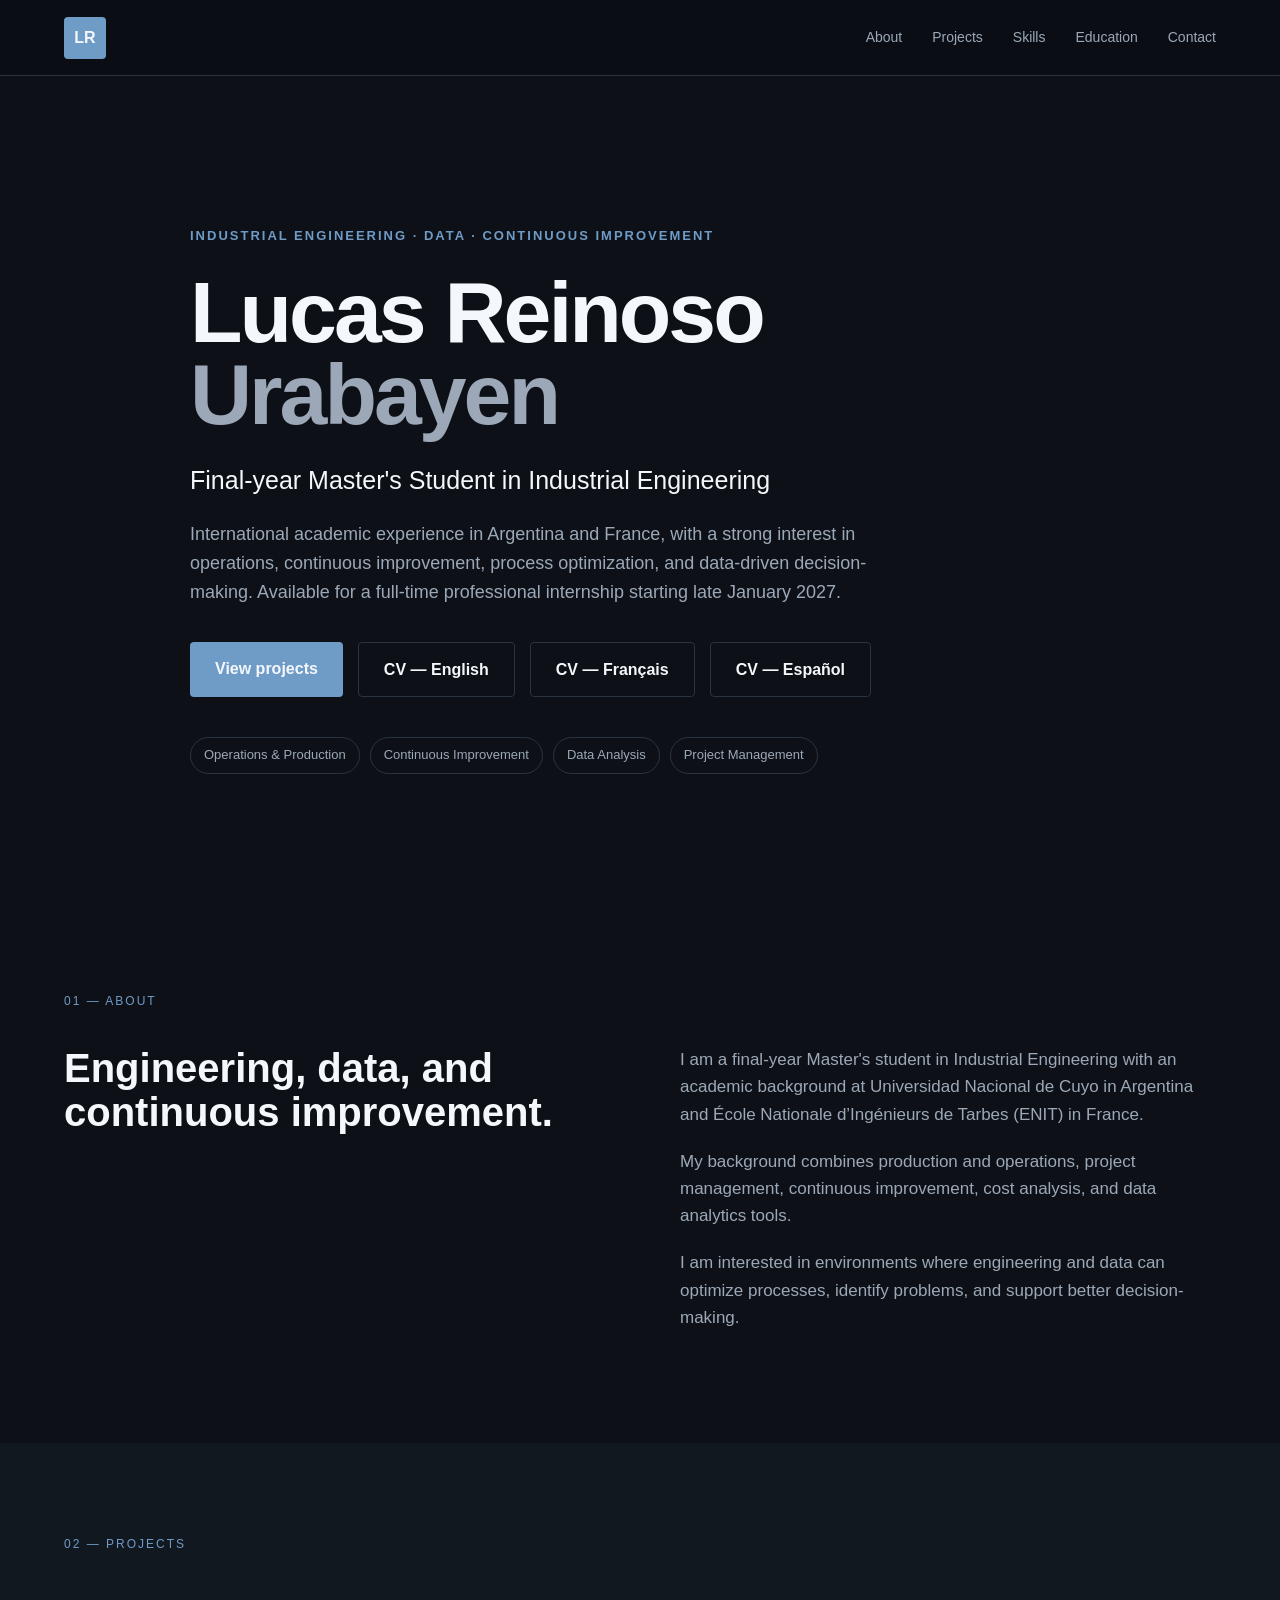
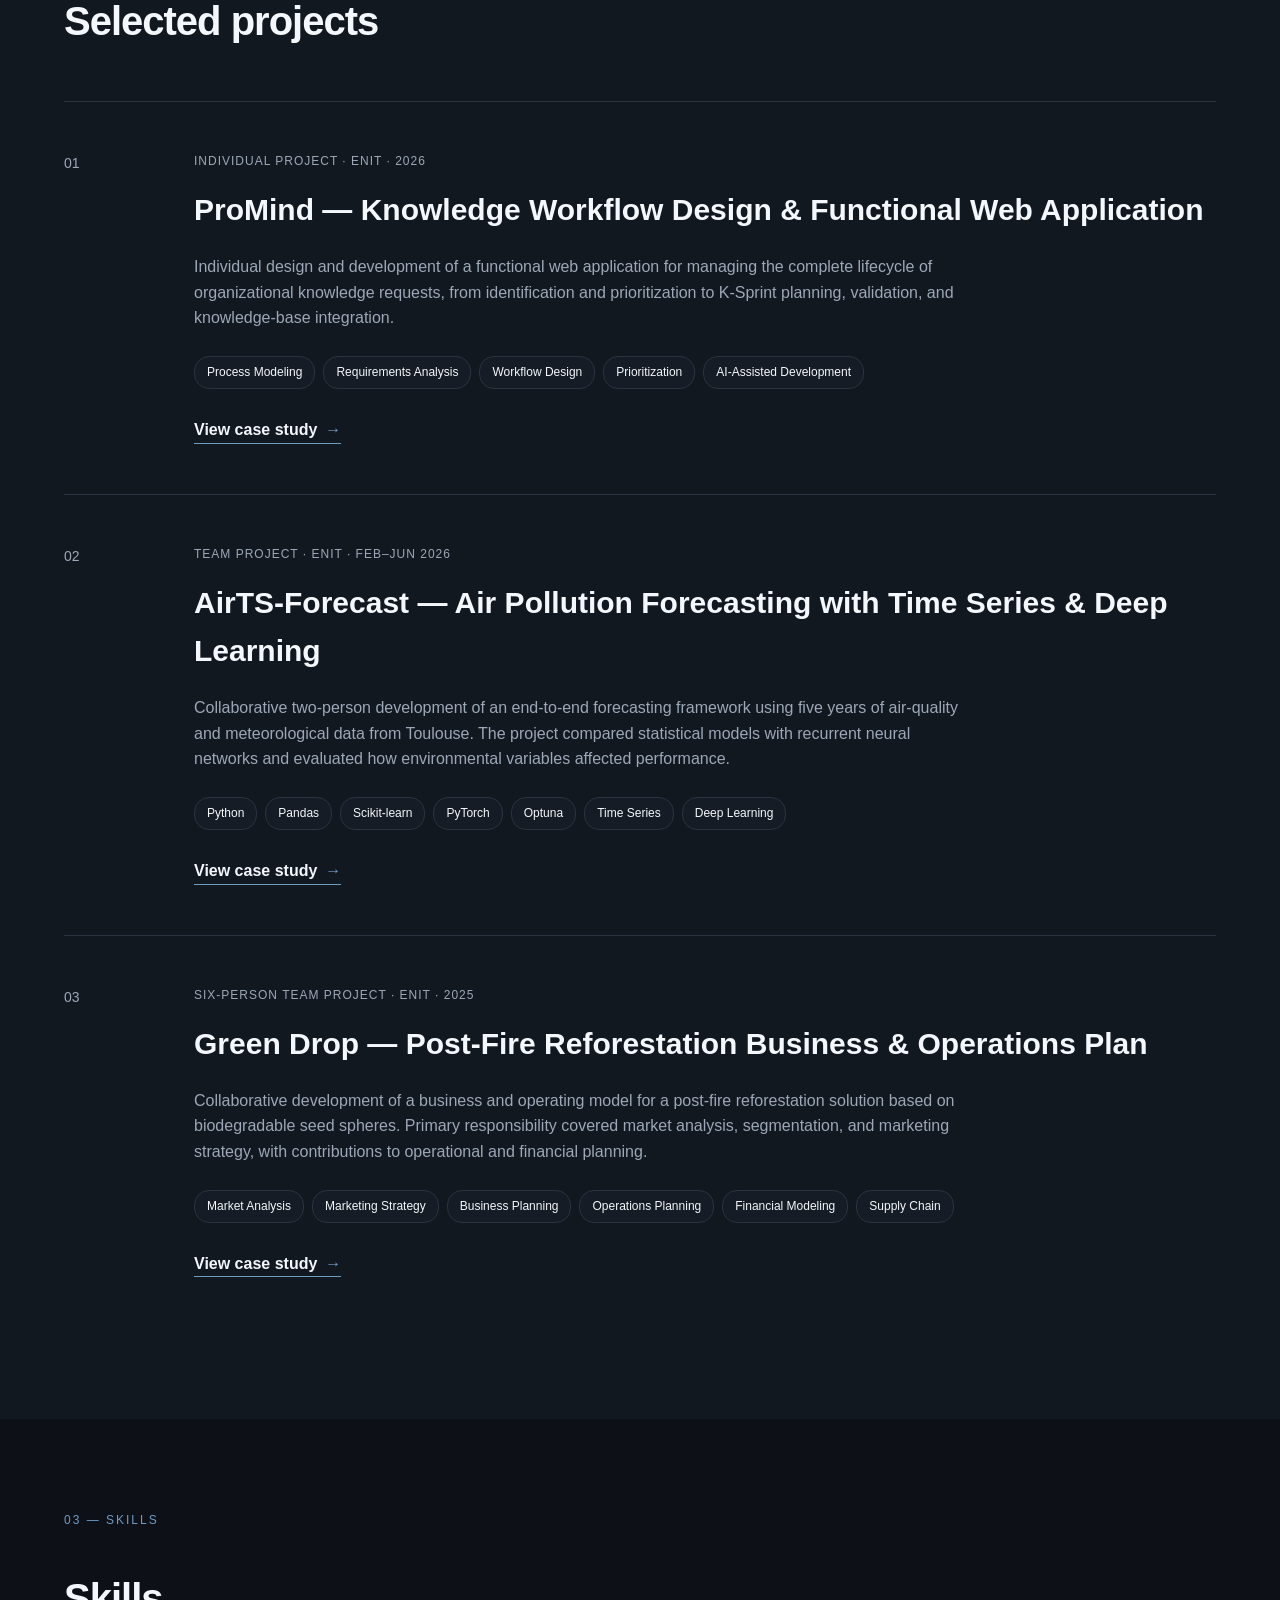
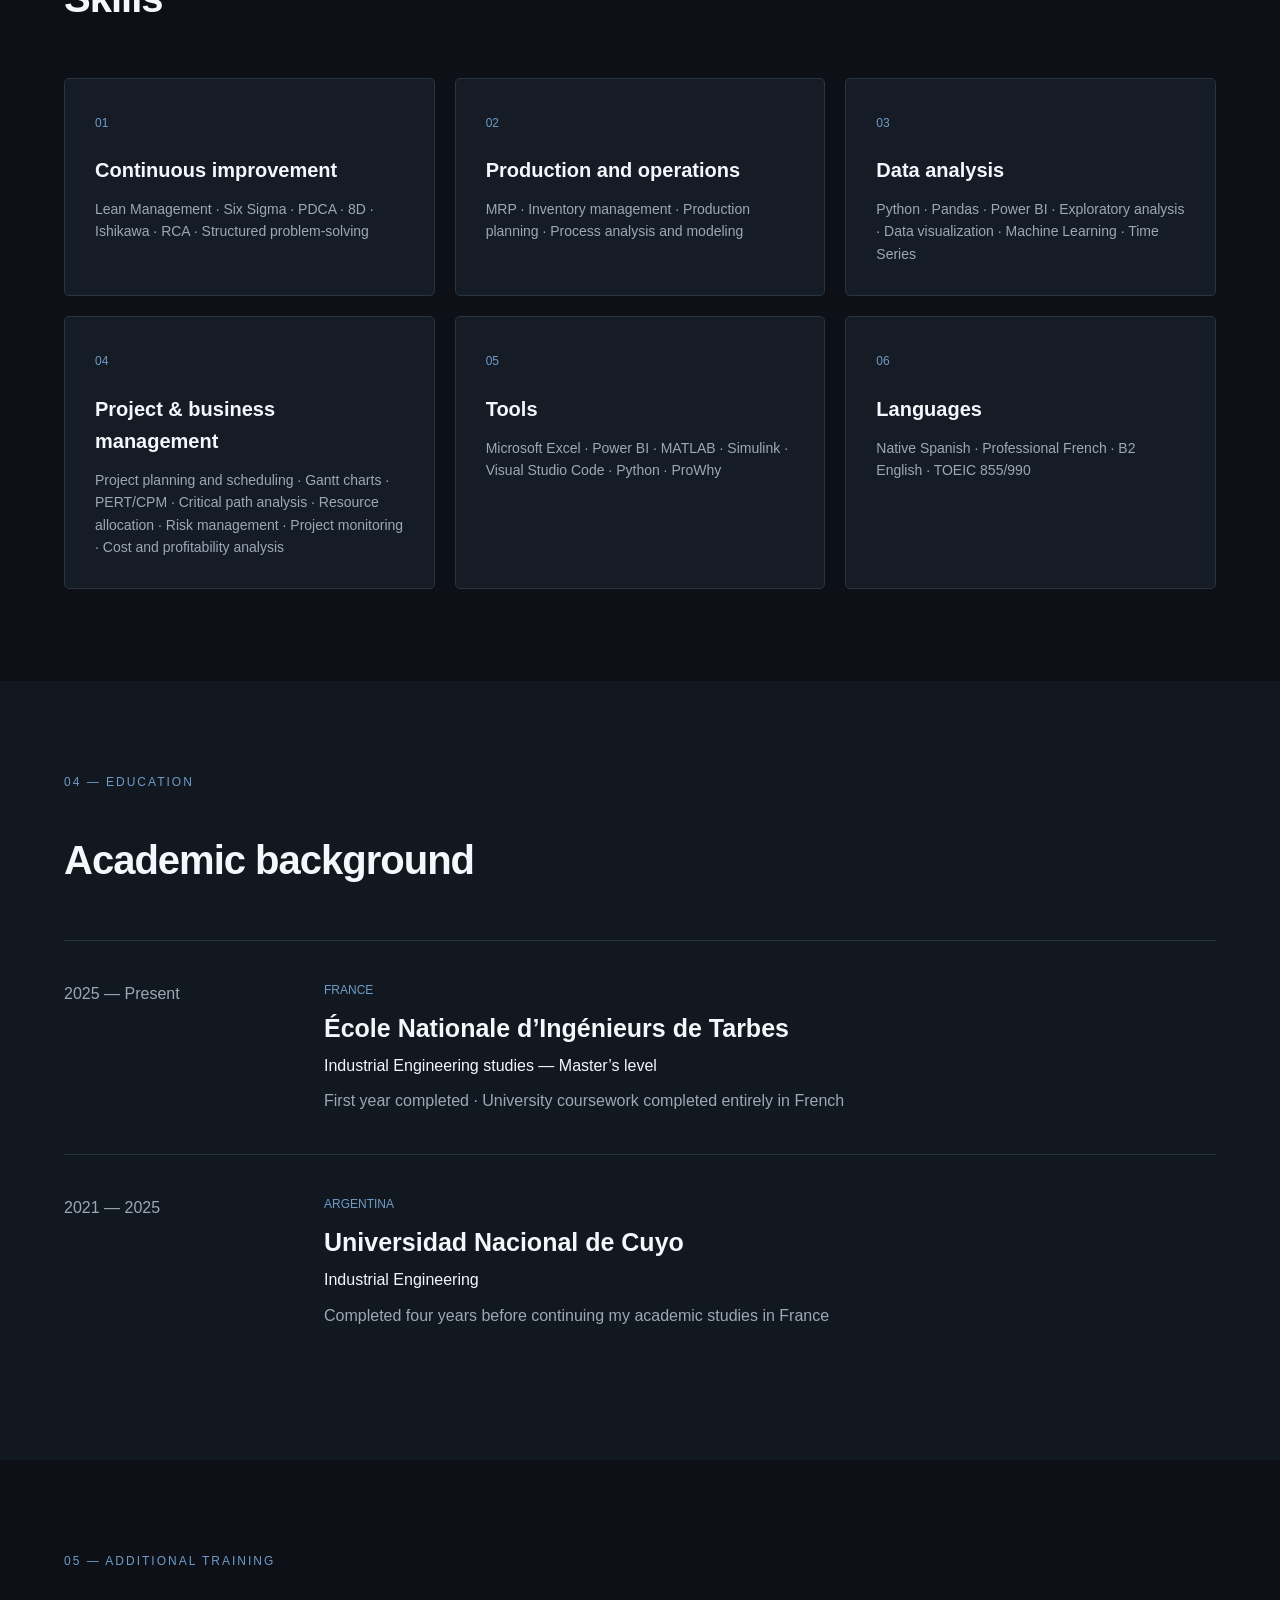
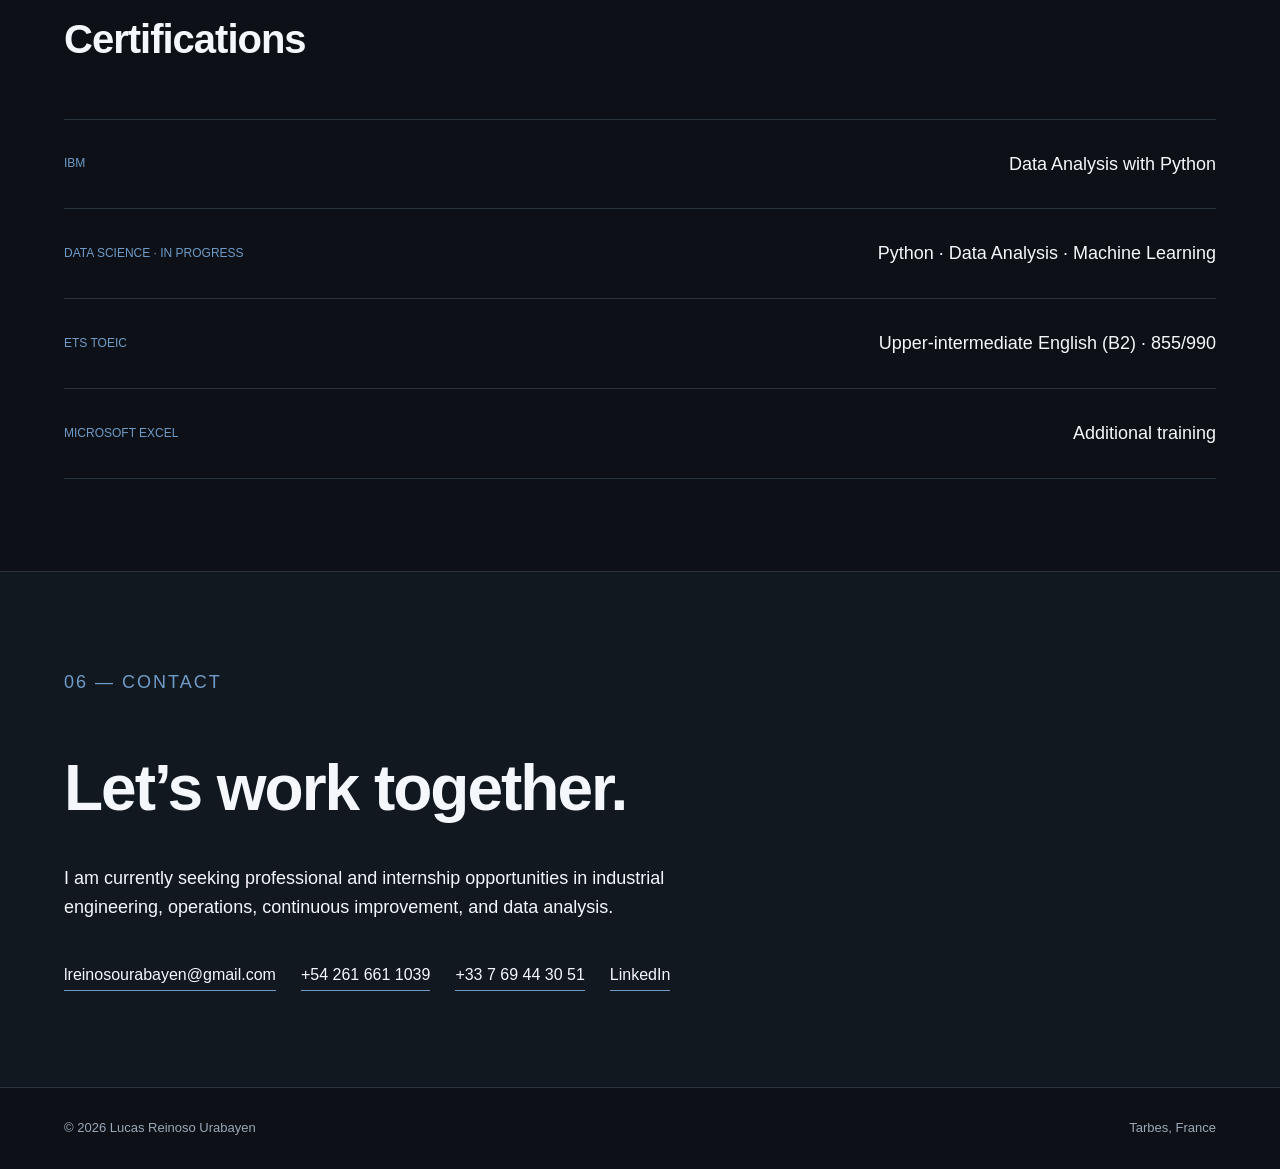
<file: index.html>
<!DOCTYPE html>
<html lang="en">
<head>
    <meta charset="UTF-8">
    <meta name="viewport" content="width=device-width, initial-scale=1.0">

    <title>Lucas Reinoso Urabayen | Industrial Engineering</title>

    <meta
        name="description"
        content="Professional portfolio of Lucas Reinoso Urabayen. Industrial engineering, operations, continuous improvement, and data analysis."
    >

    <link rel="stylesheet" href="style.css">
</head>

<body>

    <a class="skip-link" href="#main-content">Skip to main content</a>

    <!-- NAVBAR -->
    <header class="navbar">
        <div class="container nav-container">

            <a href="#home" class="logo" aria-label="Go to homepage">
                LR
            </a>

            <button class="menu-toggle" type="button" aria-expanded="false" aria-controls="main-nav">
                <span class="sr-only">Open menu</span>
                <span aria-hidden="true"></span>
                <span aria-hidden="true"></span>
            </button>

            <nav id="main-nav" aria-label="Main navigation">
                <a href="#about">About</a>
                <a href="#projects">Projects</a>
                <a href="#skills">Skills</a>
                <a href="#education">Education</a>
                <a href="#contact">Contact</a>
            </nav>

        </div>
    </header>


    <main id="main-content">

        <!-- HERO -->
        <section id="home" class="hero">

            <div class="container hero-content">

                <p class="eyebrow">
                    INDUSTRIAL ENGINEERING · DATA · CONTINUOUS IMPROVEMENT
                </p>

                <h1>
                    Lucas Reinoso
                    <span>Urabayen</span>
                </h1>

                <h2>
                    Final-year Master's Student in Industrial Engineering
                </h2>

                <p class="hero-description">
                    International academic experience in Argentina and France,
                    with a strong interest in operations, continuous improvement,
                    process optimization, and data-driven decision-making. Available for a full-time professional internship starting late January 2027.
                </p>

                <div class="hero-buttons">

                    <a href="#projects" class="btn primary">
                        View projects
                    </a>

                    <a
                        href="Lucas_Reinoso_Urabayen_CV.pdf"
                        target="_blank"
                        rel="noopener noreferrer"
                        class="btn secondary"
                    >
                        CV — English
                    </a>

                    <a
                        href="Lucas_Reinoso_Urabayen_CV_FR.pdf"
                        target="_blank"
                        rel="noopener noreferrer"
                        class="btn secondary"
                    >
                        CV — Français
                    </a>

                    <a
                        href="Lucas_Reinoso_Urabayen_CV_ES.pdf"
                        target="_blank"
                        rel="noopener noreferrer"
                        class="btn secondary"
                    >
                        CV — Español
                    </a>

                </div>

                <div class="hero-tags">

                    <span>Operations &amp; Production</span>
                    <span>Continuous Improvement</span>
                    <span>Data Analysis</span>
                    <span>Project Management</span>

                </div>

            </div>

        </section>


        <!-- ABOUT -->
        <section id="about" class="section">

            <div class="container">

                <p class="section-label">01 — ABOUT</p>

                <div class="about-grid">

                    <div>
                        <h2>
                            Engineering, data, and continuous improvement.
                        </h2>
                    </div>

                    <div class="about-text">

                        <p>
                            I am a final-year Master's student in Industrial Engineering with
                            an academic background at Universidad Nacional de
                            Cuyo in Argentina and École Nationale d’Ingénieurs
                            de Tarbes (ENIT) in France.
                        </p>

                        <p>
                            My background combines production and operations,
                            project management, continuous improvement, cost
                            analysis, and data analytics tools.
                        </p>

                        <p>
                            I am interested in environments where engineering
                            and data can optimize processes, identify problems,
                            and support better decision-making.
                        </p>

                    </div>

                </div>

            </div>

        </section>


        <!-- PROJECTS -->
        <section id="projects" class="section projects-section">

            <div class="container">

                <p class="section-label">02 — PROJECTS</p>

                <h2 class="section-title">
                    Selected projects
                </h2>


                <!-- PROJECT 1 -->
                <article class="project-card">

                    <div class="project-number">
                        01
                    </div>

                    <div class="project-content">

                        <p class="project-type">
                            INDIVIDUAL PROJECT · ENIT · 2026
                        </p>

                        <h3>
                            ProMind — Knowledge Workflow Design &amp; Functional Web Application
                        </h3>

                        <p>
                            Individual design and development of a functional web
                            application for managing the complete lifecycle of
                            organizational knowledge requests, from identification and
                            prioritization to K-Sprint planning, validation, and
                            knowledge-base integration.
                        </p>

                        <div class="project-tags">

                            <span>Process Modeling</span>
                            <span>Requirements Analysis</span>
                            <span>Workflow Design</span>
                            <span>Prioritization</span>
                            <span>AI-Assisted Development</span>

                        </div>

                        <a class="project-link" href="promind.html">
                            View case study <span aria-hidden="true">→</span>
                        </a>

                    </div>

                </article>


                <!-- PROJECT 2 -->
                <article class="project-card">

                    <div class="project-number">
                        02
                    </div>

                    <div class="project-content">

                        <p class="project-type">
                            TEAM PROJECT · ENIT · FEB–JUN 2026
                        </p>

                        <h3>
                            AirTS-Forecast — Air Pollution Forecasting with Time Series &amp; Deep Learning
                        </h3>

                        <p>
                            Collaborative two-person development of an end-to-end
                            forecasting framework using five years of air-quality and
                            meteorological data from Toulouse. The project compared
                            statistical models with recurrent neural networks and evaluated
                            how environmental variables affected performance.
                        </p>

                        <div class="project-tags">

                            <span>Python</span>
                            <span>Pandas</span>
                            <span>Scikit-learn</span>
                            <span>PyTorch</span>
                            <span>Optuna</span>
                            <span>Time Series</span>
                            <span>Deep Learning</span>

                        </div>

                        <a class="project-link" href="airts-forecast.html">
                            View case study <span aria-hidden="true">→</span>
                        </a>

                    </div>

                </article>


                <!-- PROJECT 3 -->
                <article class="project-card">

                    <div class="project-number">
                        03
                    </div>

                    <div class="project-content">

                        <p class="project-type">
                            SIX-PERSON TEAM PROJECT · ENIT · 2025
                        </p>

                        <h3>
                            Green Drop — Post-Fire Reforestation Business &amp; Operations Plan
                        </h3>

                        <p>
                            Collaborative development of a business and operating model
                            for a post-fire reforestation solution based on biodegradable
                            seed spheres. Primary responsibility covered market analysis,
                            segmentation, and marketing strategy, with contributions to
                            operational and financial planning.
                        </p>

                        <div class="project-tags">

                            <span>Market Analysis</span>
                            <span>Marketing Strategy</span>
                            <span>Business Planning</span>
                            <span>Operations Planning</span>
                            <span>Financial Modeling</span>
                            <span>Supply Chain</span>

                        </div>

                        <a class="project-link" href="green-drop.html">
                            View case study <span aria-hidden="true">→</span>
                        </a>

                    </div>

                </article>

            </div>

        </section>


        <!-- SKILLS -->
        <section id="skills" class="section">

            <div class="container">

                <p class="section-label">03 — SKILLS</p>

                <h2 class="section-title">
                    Skills
                </h2>

                <div class="skills-grid">


                    <div class="skill-card">

                        <span class="skill-number">01</span>

                        <h3>
                            Continuous improvement
                        </h3>

                        <p>
                            Lean Management · Six Sigma · PDCA · 8D · Ishikawa ·
                            RCA · Structured problem-solving
                        </p>

                    </div>


                    <div class="skill-card">

                        <span class="skill-number">02</span>

                        <h3>
                            Production and operations
                        </h3>

                        <p>
                            MRP · Inventory management · Production planning ·
                            Process analysis and modeling
                        </p>

                    </div>


                    <div class="skill-card">

                        <span class="skill-number">03</span>

                        <h3>
                            Data analysis
                        </h3>

                        <p>
                            Python · Pandas · Power BI · Exploratory analysis ·
                            Data visualization · Machine Learning · Time Series
                        </p>

                    </div>


                    <div class="skill-card">

                        <span class="skill-number">04</span>

                        <h3>
                            Project &amp; business management
                        </h3>

                        <p>
                            Project planning and scheduling · Gantt charts · PERT/CPM ·
                            Critical path analysis · Resource allocation · Risk management ·
                            Project monitoring · Cost and profitability analysis
                        </p>

                    </div>


                    <div class="skill-card">

                        <span class="skill-number">05</span>

                        <h3>
                            Tools
                        </h3>

                        <p>
                            Microsoft Excel · Power BI · MATLAB · Simulink ·
                            Visual Studio Code · Python · ProWhy
                        </p>

                    </div>


                    <div class="skill-card">

                        <span class="skill-number">06</span>

                        <h3>
                            Languages
                        </h3>

                        <p>
                            Native Spanish · Professional French · B2 English ·
                            TOEIC 855/990
                        </p>

                    </div>

                </div>

            </div>

        </section>


        <!-- EDUCATION -->
        <section id="education" class="section education-section">

            <div class="container">

                <p class="section-label">04 — EDUCATION</p>

                <h2 class="section-title">
                    Academic background
                </h2>


                <div class="education-item">

                    <div class="education-year">
                        2025 — Present
                    </div>

                    <div>

                        <p class="education-country">
                            FRANCE
                        </p>

                        <h3>
                            École Nationale d’Ingénieurs de Tarbes
                        </h3>

                        <p>
                            Industrial Engineering studies — Master’s level
                        </p>

                        <span>
                            First year completed · University coursework
                            completed entirely in French
                        </span>

                    </div>

                </div>


                <div class="education-item">

                    <div class="education-year">
                        2021 — 2025
                    </div>

                    <div>

                        <p class="education-country">
                            ARGENTINA
                        </p>

                        <h3>
                            Universidad Nacional de Cuyo
                        </h3>

                        <p>
                            Industrial Engineering
                        </p>

                        <span>
                            Completed four years before continuing my academic
                            studies in France
                        </span>

                    </div>

                </div>

            </div>

        </section>


        <!-- CERTIFICATIONS -->
        <section class="section">

            <div class="container">

                <p class="section-label">05 — ADDITIONAL TRAINING</p>

                <h2 class="section-title">
                    Certifications
                </h2>

                <div class="certifications">

                    <div class="certification">
                        <span>IBM</span>
                        <h3>
                            Data Analysis with Python
                        </h3>
                    </div>

                    <div class="certification">
                        <span>DATA SCIENCE · IN PROGRESS</span>
                        <h3>
                            Python · Data Analysis · Machine Learning
                        </h3>
                    </div>

                    <div class="certification">
                        <span>ETS TOEIC</span>
                        <h3>
                            Upper-intermediate English (B2) · 855/990
                        </h3>
                    </div>

                    <div class="certification">
                        <span>MICROSOFT EXCEL</span>
                        <h3>
                            Additional training
                        </h3>
                    </div>

                </div>

            </div>

        </section>


        <!-- CONTACT -->
        <section id="contact" class="contact-section">

            <div class="container">

                <p class="section-label">
                    06 — CONTACT
                </p>

                <h2>
                    Let’s work together.
                </h2>

                <p>
                    I am currently seeking professional and internship
                    opportunities in industrial engineering, operations,
                    continuous improvement, and data analysis.
                </p>

                <div class="contact-links">

                    <a href="mailto:lreinosourabayen@gmail.com">
                        lreinosourabayen@gmail.com
                    </a>

                    <a href="tel:+542616611039">
                        +54 261 661 1039
                    </a>

                    <a href="tel:+33769443051">
                        +33 7 69 44 30 51
                    </a>

                    <a
                        href="https://www.linkedin.com/in/lucas-reinoso-urabayen-057987300"
                        target="_blank"
                        rel="noopener noreferrer"
                    >
                        LinkedIn
                    </a>

                </div>

            </div>

        </section>

    </main>


    <!-- FOOTER -->
    <footer>

        <div class="container footer-content">

            <p>
                © <span id="year"></span> Lucas Reinoso Urabayen
            </p>

            <p>
                Tarbes, France
            </p>

        </div>

    </footer>


    <script src="script.js"></script>

</body>
</html>
</file>
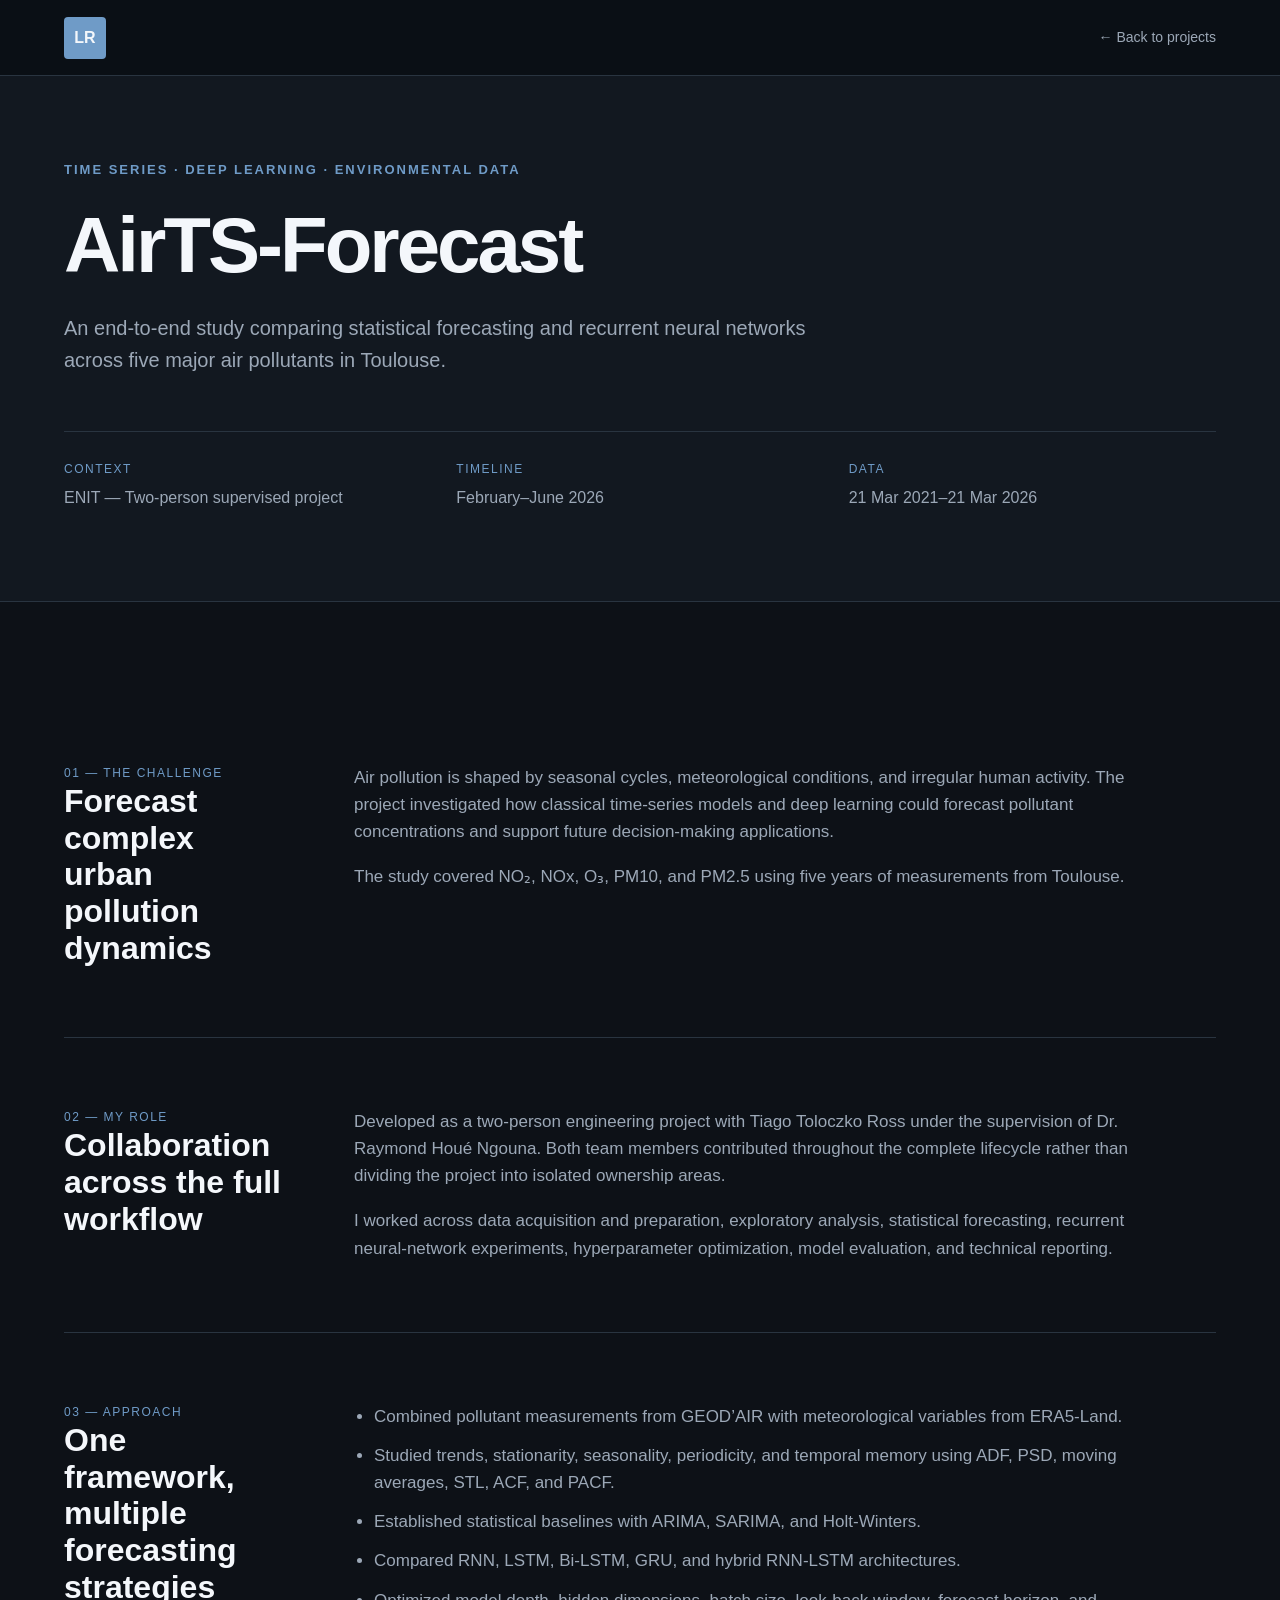
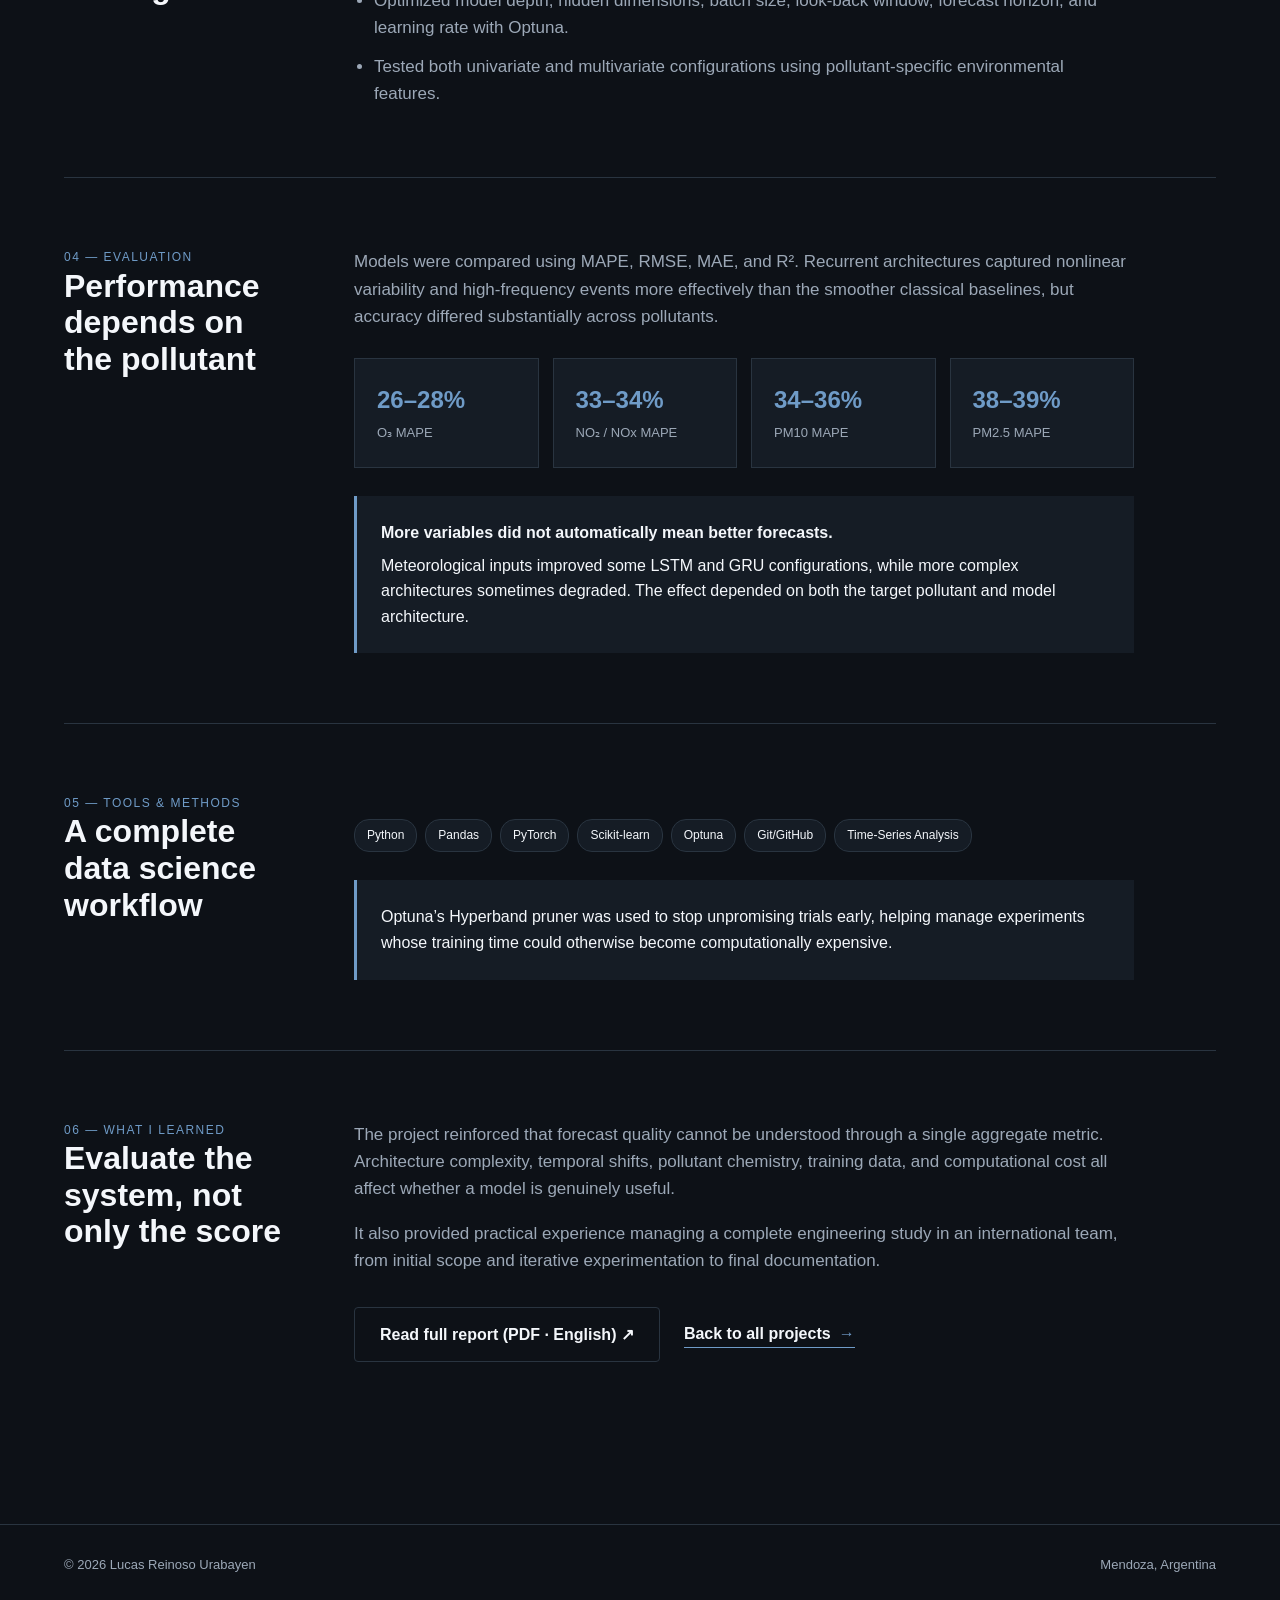
<file: airts-forecast.html>
<!DOCTYPE html>
<html lang="en">
<head>
    <meta charset="UTF-8">
    <meta name="viewport" content="width=device-width, initial-scale=1.0">
    <title>AirTS-Forecast Case Study | Lucas Reinoso Urabayen</title>
    <meta name="description" content="AirTS-Forecast case study: air pollution forecasting with time-series analysis and deep learning in Toulouse.">
    <link rel="stylesheet" href="style.css">
</head>
<body>
    <a class="skip-link" href="#main-content">Skip to main content</a>
    <header class="navbar">
        <div class="container nav-container">
            <a href="index.html#home" class="logo" aria-label="Go to homepage">LR</a>
            <a class="case-nav" href="index.html#projects">← Back to projects</a>
        </div>
    </header>

    <main id="main-content">
        <header class="case-hero">
            <div class="container">
                <p class="eyebrow">TIME SERIES · DEEP LEARNING · ENVIRONMENTAL DATA</p>
                <h1>AirTS-Forecast</h1>
                <p class="case-intro">An end-to-end study comparing statistical forecasting and recurrent neural networks across five major air pollutants in Toulouse.</p>
                <dl class="case-meta">
                    <div><dt>Context</dt><dd>ENIT — Two-person supervised project</dd></div>
                    <div><dt>Timeline</dt><dd>February–June 2026</dd></div>
                    <div><dt>Data</dt><dd>21 Mar 2021–21 Mar 2026</dd></div>
                </dl>
            </div>
        </header>

        <section class="section">
            <div class="container">
                <article class="case-layout">
                    <div><p class="case-kicker">01 — The challenge</p><h2>Forecast complex urban pollution dynamics</h2></div>
                    <div class="case-copy">
                        <p>Air pollution is shaped by seasonal cycles, meteorological conditions, and irregular human activity. The project investigated how classical time-series models and deep learning could forecast pollutant concentrations and support future decision-making applications.</p>
                        <p>The study covered NO₂, NOx, O₃, PM10, and PM2.5 using five years of measurements from Toulouse.</p>
                    </div>
                </article>

                <article class="case-layout">
                    <div><p class="case-kicker">02 — My role</p><h2>Collaboration across the full workflow</h2></div>
                    <div class="case-copy">
                        <p>Developed as a two-person engineering project with Tiago Toloczko Ross under the supervision of Dr. Raymond Houé Ngouna. Both team members contributed throughout the complete lifecycle rather than dividing the project into isolated ownership areas.</p>
                        <p>I worked across data acquisition and preparation, exploratory analysis, statistical forecasting, recurrent neural-network experiments, hyperparameter optimization, model evaluation, and technical reporting.</p>
                    </div>
                </article>

                <article class="case-layout">
                    <div><p class="case-kicker">03 — Approach</p><h2>One framework, multiple forecasting strategies</h2></div>
                    <div class="case-copy">
                        <ul>
                            <li>Combined pollutant measurements from GEOD’AIR with meteorological variables from ERA5-Land.</li>
                            <li>Studied trends, stationarity, seasonality, periodicity, and temporal memory using ADF, PSD, moving averages, STL, ACF, and PACF.</li>
                            <li>Established statistical baselines with ARIMA, SARIMA, and Holt-Winters.</li>
                            <li>Compared RNN, LSTM, Bi-LSTM, GRU, and hybrid RNN-LSTM architectures.</li>
                            <li>Optimized model depth, hidden dimensions, batch size, look-back window, forecast horizon, and learning rate with Optuna.</li>
                            <li>Tested both univariate and multivariate configurations using pollutant-specific environmental features.</li>
                        </ul>
                    </div>
                </article>

                <article class="case-layout">
                    <div><p class="case-kicker">04 — Evaluation</p><h2>Performance depends on the pollutant</h2></div>
                    <div class="case-copy">
                        <p>Models were compared using MAPE, RMSE, MAE, and R². Recurrent architectures captured nonlinear variability and high-frequency events more effectively than the smoother classical baselines, but accuracy differed substantially across pollutants.</p>
                        <div class="metric-grid">
                            <div class="metric"><strong>26–28%</strong><span>O₃ MAPE</span></div>
                            <div class="metric"><strong>33–34%</strong><span>NO₂ / NOx MAPE</span></div>
                            <div class="metric"><strong>34–36%</strong><span>PM10 MAPE</span></div>
                            <div class="metric"><strong>38–39%</strong><span>PM2.5 MAPE</span></div>
                        </div>
                        <div class="case-highlight">
                            <strong>More variables did not automatically mean better forecasts.</strong>
                            <p>Meteorological inputs improved some LSTM and GRU configurations, while more complex architectures sometimes degraded. The effect depended on both the target pollutant and model architecture.</p>
                        </div>
                    </div>
                </article>

                <article class="case-layout">
                    <div><p class="case-kicker">05 — Tools &amp; methods</p><h2>A complete data science workflow</h2></div>
                    <div class="case-copy">
                        <div class="project-tags"><span>Python</span><span>Pandas</span><span>PyTorch</span><span>Scikit-learn</span><span>Optuna</span><span>Git/GitHub</span><span>Time-Series Analysis</span></div>
                        <div class="case-highlight"><p>Optuna’s Hyperband pruner was used to stop unpromising trials early, helping manage experiments whose training time could otherwise become computationally expensive.</p></div>
                    </div>
                </article>

                <article class="case-layout">
                    <div><p class="case-kicker">06 — What I learned</p><h2>Evaluate the system, not only the score</h2></div>
                    <div class="case-copy">
                        <p>The project reinforced that forecast quality cannot be understood through a single aggregate metric. Architecture complexity, temporal shifts, pollutant chemistry, training data, and computational cost all affect whether a model is genuinely useful.</p>
                        <p>It also provided practical experience managing a complete engineering study in an international team, from initial scope and iterative experimentation to final documentation.</p>
                        <div class="case-actions">
                            <a class="btn secondary" href="Lucas-Reinoso-AirTS-Forecast-Report.pdf" target="_blank" rel="noopener noreferrer">Read full report (PDF · English) <span aria-hidden="true">↗</span></a>
                            <a class="project-link case-footer-link" href="index.html#projects">Back to all projects <span aria-hidden="true">→</span></a>
                        </div>
                    </div>
                </article>
            </div>
        </section>
    </main>

    <footer><div class="container footer-content"><p>© <span id="year"></span> Lucas Reinoso Urabayen</p><p>Mendoza, Argentina</p></div></footer>
    <script src="script.js"></script>
</body>
</html>
</file>
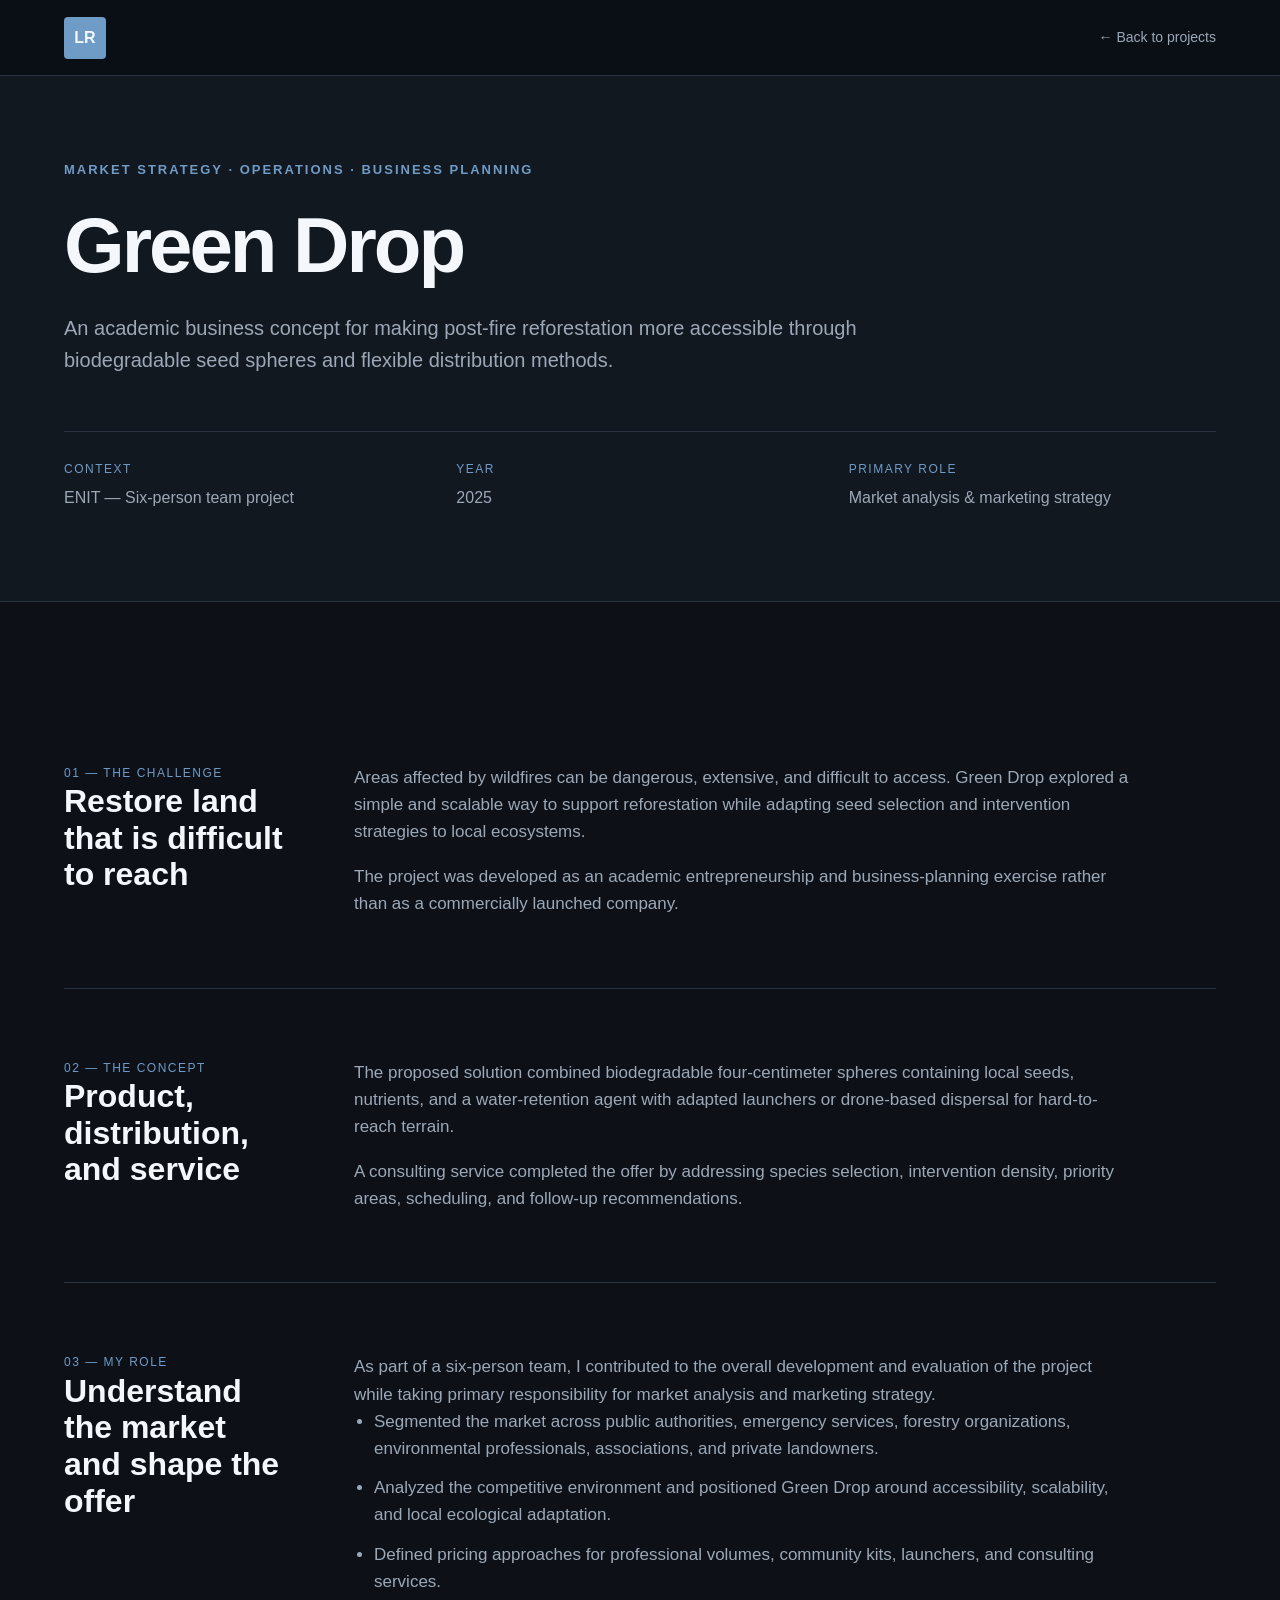
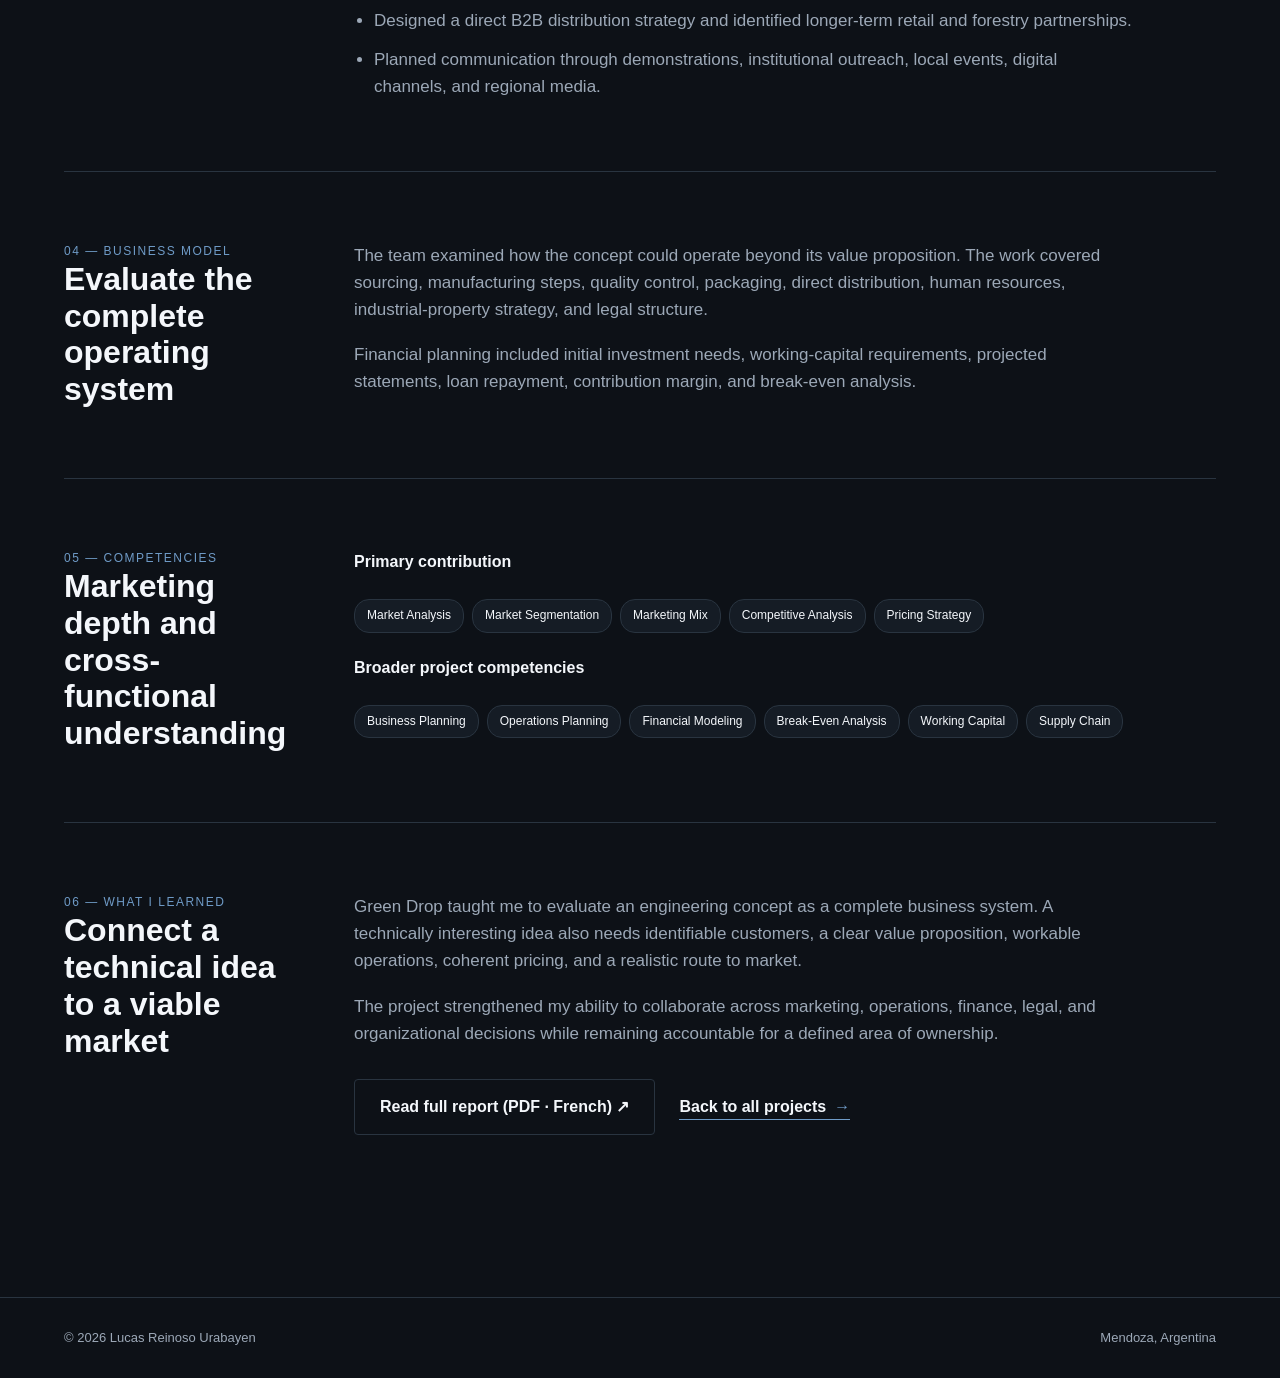
<file: green-drop.html>
<!DOCTYPE html>
<html lang="en">
<head>
    <meta charset="UTF-8">
    <meta name="viewport" content="width=device-width, initial-scale=1.0">
    <title>Green Drop Case Study | Lucas Reinoso Urabayen</title>
    <meta name="description" content="Green Drop case study: business and operations planning for a post-fire reforestation concept.">
    <link rel="stylesheet" href="style.css">
</head>
<body>
    <a class="skip-link" href="#main-content">Skip to main content</a>
    <header class="navbar">
        <div class="container nav-container">
            <a href="index.html#home" class="logo" aria-label="Go to homepage">LR</a>
            <a class="case-nav" href="index.html#projects">← Back to projects</a>
        </div>
    </header>

    <main id="main-content">
        <header class="case-hero">
            <div class="container">
                <p class="eyebrow">MARKET STRATEGY · OPERATIONS · BUSINESS PLANNING</p>
                <h1>Green Drop</h1>
                <p class="case-intro">An academic business concept for making post-fire reforestation more accessible through biodegradable seed spheres and flexible distribution methods.</p>
                <dl class="case-meta">
                    <div><dt>Context</dt><dd>ENIT — Six-person team project</dd></div>
                    <div><dt>Year</dt><dd>2025</dd></div>
                    <div><dt>Primary role</dt><dd>Market analysis &amp; marketing strategy</dd></div>
                </dl>
            </div>
        </header>

        <section class="section">
            <div class="container">
                <article class="case-layout">
                    <div><p class="case-kicker">01 — The challenge</p><h2>Restore land that is difficult to reach</h2></div>
                    <div class="case-copy">
                        <p>Areas affected by wildfires can be dangerous, extensive, and difficult to access. Green Drop explored a simple and scalable way to support reforestation while adapting seed selection and intervention strategies to local ecosystems.</p>
                        <p>The project was developed as an academic entrepreneurship and business-planning exercise rather than as a commercially launched company.</p>
                    </div>
                </article>

                <article class="case-layout">
                    <div><p class="case-kicker">02 — The concept</p><h2>Product, distribution, and service</h2></div>
                    <div class="case-copy">
                        <p>The proposed solution combined biodegradable four-centimeter spheres containing local seeds, nutrients, and a water-retention agent with adapted launchers or drone-based dispersal for hard-to-reach terrain.</p>
                        <p>A consulting service completed the offer by addressing species selection, intervention density, priority areas, scheduling, and follow-up recommendations.</p>
                    </div>
                </article>

                <article class="case-layout">
                    <div><p class="case-kicker">03 — My role</p><h2>Understand the market and shape the offer</h2></div>
                    <div class="case-copy">
                        <p>As part of a six-person team, I contributed to the overall development and evaluation of the project while taking primary responsibility for market analysis and marketing strategy.</p>
                        <ul>
                            <li>Segmented the market across public authorities, emergency services, forestry organizations, environmental professionals, associations, and private landowners.</li>
                            <li>Analyzed the competitive environment and positioned Green Drop around accessibility, scalability, and local ecological adaptation.</li>
                            <li>Defined pricing approaches for professional volumes, community kits, launchers, and consulting services.</li>
                            <li>Designed a direct B2B distribution strategy and identified longer-term retail and forestry partnerships.</li>
                            <li>Planned communication through demonstrations, institutional outreach, local events, digital channels, and regional media.</li>
                        </ul>
                    </div>
                </article>

                <article class="case-layout">
                    <div><p class="case-kicker">04 — Business model</p><h2>Evaluate the complete operating system</h2></div>
                    <div class="case-copy">
                        <p>The team examined how the concept could operate beyond its value proposition. The work covered sourcing, manufacturing steps, quality control, packaging, direct distribution, human resources, industrial-property strategy, and legal structure.</p>
                        <p>Financial planning included initial investment needs, working-capital requirements, projected statements, loan repayment, contribution margin, and break-even analysis.</p>
                    </div>
                </article>

                <article class="case-layout">
                    <div><p class="case-kicker">05 — Competencies</p><h2>Marketing depth and cross-functional understanding</h2></div>
                    <div class="case-copy">
                        <div class="stack-group">
                            <h3>Primary contribution</h3>
                            <div class="project-tags"><span>Market Analysis</span><span>Market Segmentation</span><span>Marketing Mix</span><span>Competitive Analysis</span><span>Pricing Strategy</span></div>
                        </div>
                        <div class="stack-group">
                            <h3>Broader project competencies</h3>
                            <div class="project-tags"><span>Business Planning</span><span>Operations Planning</span><span>Financial Modeling</span><span>Break-Even Analysis</span><span>Working Capital</span><span>Supply Chain</span></div>
                        </div>
                    </div>
                </article>

                <article class="case-layout">
                    <div><p class="case-kicker">06 — What I learned</p><h2>Connect a technical idea to a viable market</h2></div>
                    <div class="case-copy">
                        <p>Green Drop taught me to evaluate an engineering concept as a complete business system. A technically interesting idea also needs identifiable customers, a clear value proposition, workable operations, coherent pricing, and a realistic route to market.</p>
                        <p>The project strengthened my ability to collaborate across marketing, operations, finance, legal, and organizational decisions while remaining accountable for a defined area of ownership.</p>
                        <div class="case-actions">
                            <a class="btn secondary" href="Green-Drop-Report-Corrected.pdf" target="_blank" rel="noopener noreferrer">Read full report (PDF · French) <span aria-hidden="true">↗</span></a>
                            <a class="project-link case-footer-link" href="index.html#projects">Back to all projects <span aria-hidden="true">→</span></a>
                        </div>
                    </div>
                </article>
            </div>
        </section>
    </main>

    <footer><div class="container footer-content"><p>© <span id="year"></span> Lucas Reinoso Urabayen</p><p>Mendoza, Argentina</p></div></footer>
    <script src="script.js"></script>
</body>
</html>
</file>
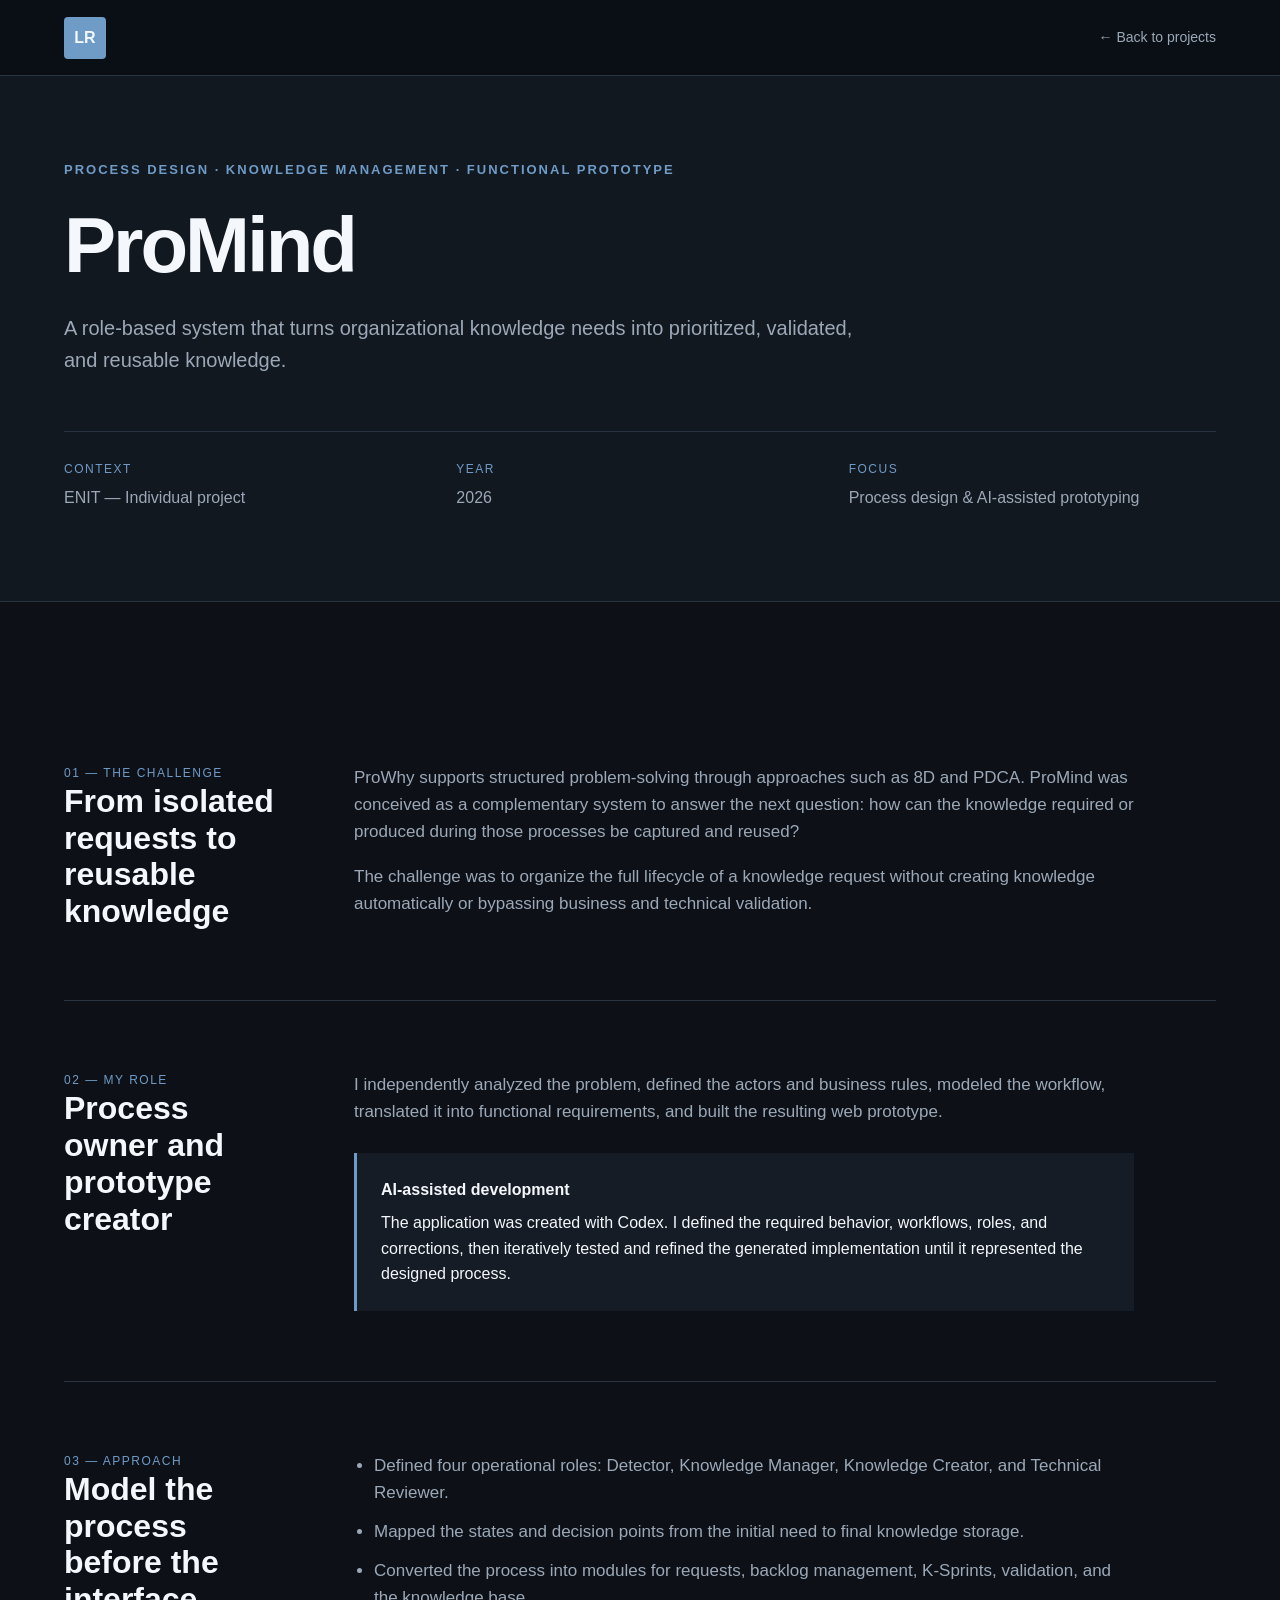
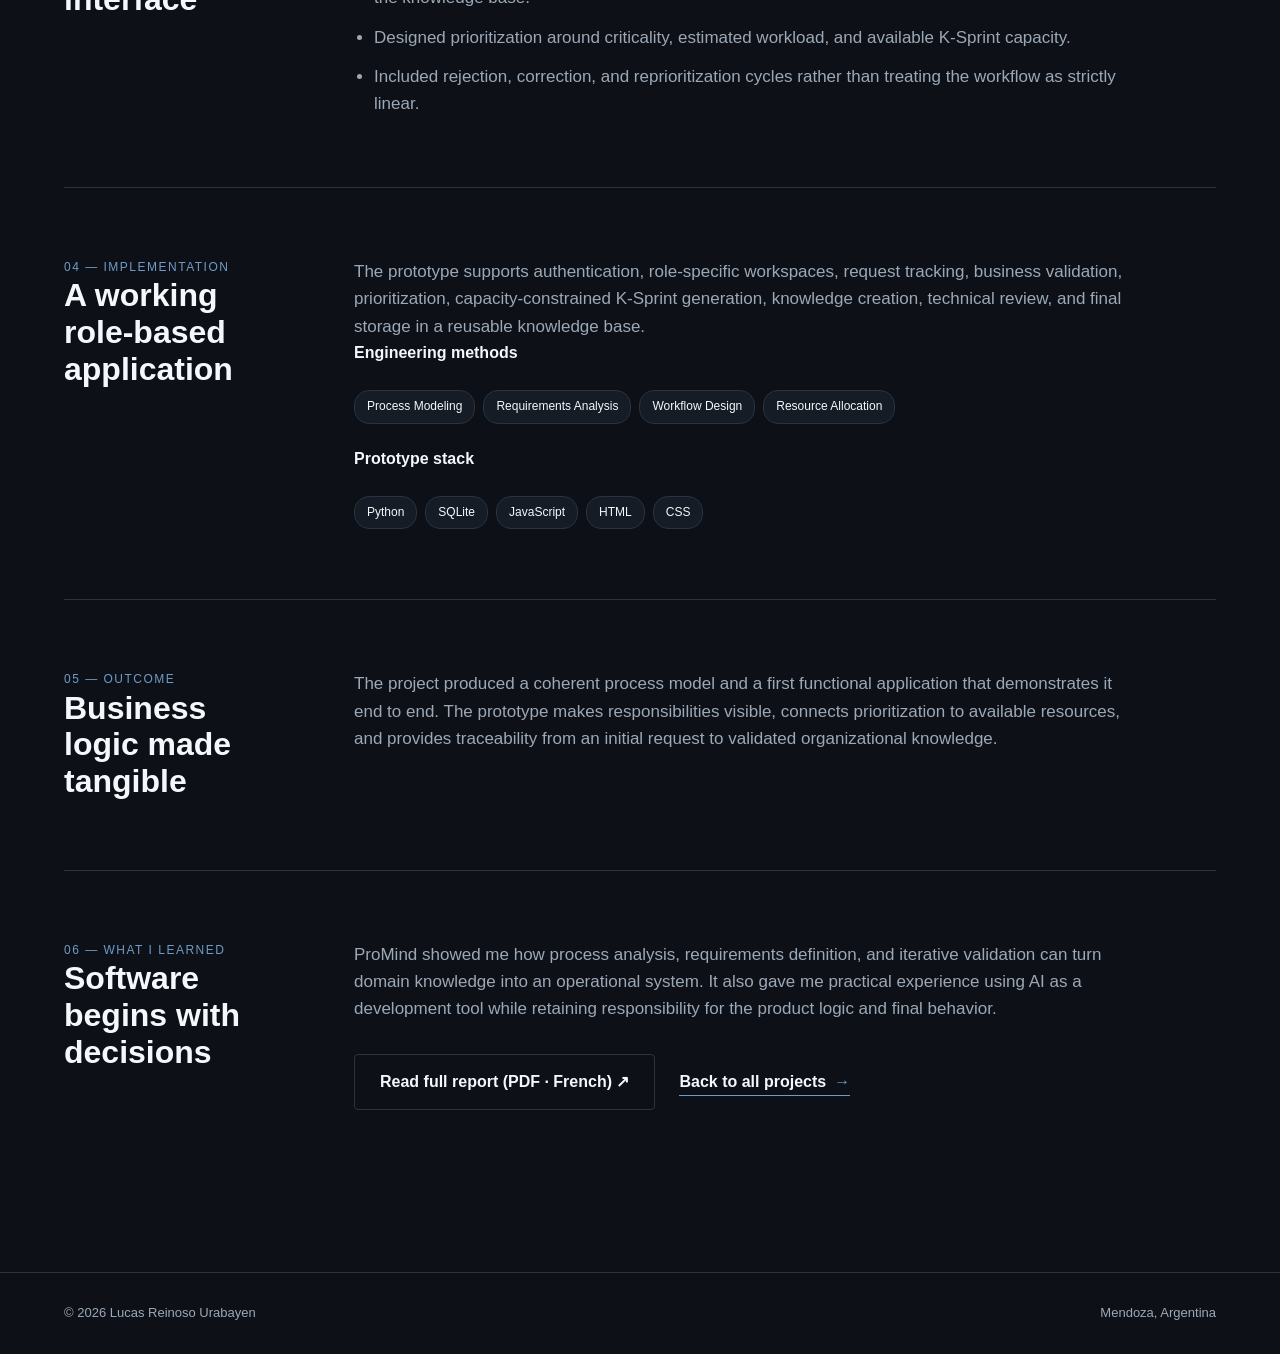
<file: promind.html>
<!DOCTYPE html>
<html lang="en">
<head>
    <meta charset="UTF-8">
    <meta name="viewport" content="width=device-width, initial-scale=1.0">
    <title>ProMind Case Study | Lucas Reinoso Urabayen</title>
    <meta name="description" content="ProMind case study: knowledge workflow design and an AI-assisted functional web application by Lucas Reinoso Urabayen.">
    <link rel="stylesheet" href="style.css">
</head>
<body>
    <a class="skip-link" href="#main-content">Skip to main content</a>
    <header class="navbar">
        <div class="container nav-container">
            <a href="index.html#home" class="logo" aria-label="Go to homepage">LR</a>
            <a class="case-nav" href="index.html#projects">← Back to projects</a>
        </div>
    </header>

    <main id="main-content">
        <header class="case-hero">
            <div class="container">
                <p class="eyebrow">PROCESS DESIGN · KNOWLEDGE MANAGEMENT · FUNCTIONAL PROTOTYPE</p>
                <h1>ProMind</h1>
                <p class="case-intro">A role-based system that turns organizational knowledge needs into prioritized, validated, and reusable knowledge.</p>
                <dl class="case-meta">
                    <div><dt>Context</dt><dd>ENIT — Individual project</dd></div>
                    <div><dt>Year</dt><dd>2026</dd></div>
                    <div><dt>Focus</dt><dd>Process design &amp; AI-assisted prototyping</dd></div>
                </dl>
            </div>
        </header>

        <section class="section">
            <div class="container">
                <article class="case-layout">
                    <div><p class="case-kicker">01 — The challenge</p><h2>From isolated requests to reusable knowledge</h2></div>
                    <div class="case-copy">
                        <p>ProWhy supports structured problem-solving through approaches such as 8D and PDCA. ProMind was conceived as a complementary system to answer the next question: how can the knowledge required or produced during those processes be captured and reused?</p>
                        <p>The challenge was to organize the full lifecycle of a knowledge request without creating knowledge automatically or bypassing business and technical validation.</p>
                    </div>
                </article>

                <article class="case-layout">
                    <div><p class="case-kicker">02 — My role</p><h2>Process owner and prototype creator</h2></div>
                    <div class="case-copy">
                        <p>I independently analyzed the problem, defined the actors and business rules, modeled the workflow, translated it into functional requirements, and built the resulting web prototype.</p>
                        <div class="case-highlight">
                            <strong>AI-assisted development</strong>
                            <p>The application was created with Codex. I defined the required behavior, workflows, roles, and corrections, then iteratively tested and refined the generated implementation until it represented the designed process.</p>
                        </div>
                    </div>
                </article>

                <article class="case-layout">
                    <div><p class="case-kicker">03 — Approach</p><h2>Model the process before the interface</h2></div>
                    <div class="case-copy">
                        <ul>
                            <li>Defined four operational roles: Detector, Knowledge Manager, Knowledge Creator, and Technical Reviewer.</li>
                            <li>Mapped the states and decision points from the initial need to final knowledge storage.</li>
                            <li>Converted the process into modules for requests, backlog management, K-Sprints, validation, and the knowledge base.</li>
                            <li>Designed prioritization around criticality, estimated workload, and available K-Sprint capacity.</li>
                            <li>Included rejection, correction, and reprioritization cycles rather than treating the workflow as strictly linear.</li>
                        </ul>
                    </div>
                </article>

                <article class="case-layout">
                    <div><p class="case-kicker">04 — Implementation</p><h2>A working role-based application</h2></div>
                    <div class="case-copy">
                        <p>The prototype supports authentication, role-specific workspaces, request tracking, business validation, prioritization, capacity-constrained K-Sprint generation, knowledge creation, technical review, and final storage in a reusable knowledge base.</p>
                        <div class="stack-group">
                            <h3>Engineering methods</h3>
                            <div class="project-tags"><span>Process Modeling</span><span>Requirements Analysis</span><span>Workflow Design</span><span>Resource Allocation</span></div>
                        </div>
                        <div class="stack-group">
                            <h3>Prototype stack</h3>
                            <div class="project-tags"><span>Python</span><span>SQLite</span><span>JavaScript</span><span>HTML</span><span>CSS</span></div>
                        </div>
                    </div>
                </article>

                <article class="case-layout">
                    <div><p class="case-kicker">05 — Outcome</p><h2>Business logic made tangible</h2></div>
                    <div class="case-copy">
                        <p>The project produced a coherent process model and a first functional application that demonstrates it end to end. The prototype makes responsibilities visible, connects prioritization to available resources, and provides traceability from an initial request to validated organizational knowledge.</p>
                    </div>
                </article>

                <article class="case-layout">
                    <div><p class="case-kicker">06 — What I learned</p><h2>Software begins with decisions</h2></div>
                    <div class="case-copy">
                        <p>ProMind showed me how process analysis, requirements definition, and iterative validation can turn domain knowledge into an operational system. It also gave me practical experience using AI as a development tool while retaining responsibility for the product logic and final behavior.</p>
                        <div class="case-actions">
                            <a class="btn secondary" href="Lucas-Reinoso-ProMind-Report.pdf" target="_blank" rel="noopener noreferrer">Read full report (PDF · French) <span aria-hidden="true">↗</span></a>
                            <a class="project-link case-footer-link" href="index.html#projects">Back to all projects <span aria-hidden="true">→</span></a>
                        </div>
                    </div>
                </article>
            </div>
        </section>
    </main>

    <footer><div class="container footer-content"><p>© <span id="year"></span> Lucas Reinoso Urabayen</p><p>Mendoza, Argentina</p></div></footer>
    <script src="script.js"></script>
</body>
</html>
</file>
<file: style.css>
/* =========================
   VARIABLES
========================= */

:root {
    --background: #0d1117;
    --background-light: #121820;
    --card: #151c25;

    --text: #f4f7fb;
    --text-secondary: #9ca8b7;

    --accent: #6f9bc7;
    --border: #293440;

    --max-width: 1180px;
}


/* =========================
   RESET
========================= */

* {
    margin: 0;
    padding: 0;
    box-sizing: border-box;
}


html {
    scroll-behavior: smooth;
}


section[id] {
    scroll-margin-top: 74px;
}


body {
    font-family:
        Inter,
        Arial,
        Helvetica,
        sans-serif;

    background: var(--background);
    color: var(--text);

    line-height: 1.6;
}


.skip-link {
    position: fixed;
    top: 12px;
    left: 12px;
    z-index: 2000;
    padding: 10px 14px;
    background: var(--text);
    color: var(--background);
    transform: translateY(-150%);
}


.skip-link:focus {
    transform: translateY(0);
}


.sr-only {
    position: absolute;
    width: 1px;
    height: 1px;
    padding: 0;
    margin: -1px;
    overflow: hidden;
    clip: rect(0, 0, 0, 0);
    white-space: nowrap;
    border: 0;
}


a {
    color: inherit;
    text-decoration: none;
}


a:focus-visible,
button:focus-visible {
    outline: 2px solid var(--accent);
    outline-offset: 4px;
}


.container {
    width: 90%;
    max-width: var(--max-width);

    margin: 0 auto;
}



/* =========================
   NAVBAR
========================= */

.navbar {
    position: fixed;

    top: 0;
    left: 0;

    width: 100%;

    background: rgba(11, 15, 20, 0.9);

    border-bottom: 1px solid var(--border);

    backdrop-filter: blur(15px);

    z-index: 1000;
}


.nav-container {
    height: 75px;

    display: flex;
    align-items: center;
    justify-content: space-between;
}


.logo {
    display: flex;

    align-items: center;
    justify-content: center;

    width: 42px;
    height: 42px;

    border-radius: 4px;

    background: var(--accent);

    font-weight: 700;
}


.menu-toggle {
    display: none;
    width: 42px;
    height: 42px;
    padding: 10px;
    border: 1px solid var(--border);
    background: transparent;
    color: var(--text);
    cursor: pointer;
}


.menu-toggle span[aria-hidden="true"] {
    display: block;
    height: 1px;
    margin: 6px 0;
    background: currentColor;
}


nav {
    display: flex;
    gap: 30px;
}


nav a {
    color: var(--text-secondary);

    font-size: 14px;

    transition: 0.3s;
}


nav a:hover {
    color: var(--text);
}



/* =========================
   HERO
========================= */

.hero {
    min-height: 100vh;

    display: flex;
    align-items: center;

    padding-top: 100px;
}


.hero-content {
    max-width: 900px;
}


.eyebrow {
    color: var(--accent);

    font-size: 13px;
    font-weight: 600;

    letter-spacing: 2px;

    margin-bottom: 25px;
}


.hero h1 {
    font-size: clamp(48px, 7vw, 86px);

    line-height: 0.95;

    letter-spacing: -3px;

    margin-bottom: 25px;
}


.hero h1 span {
    display: block;

    color: var(--text-secondary);
}


.hero h2 {
    font-size: 25px;

    font-weight: 400;

    margin-bottom: 20px;
}


.hero-description {
    max-width: 720px;

    color: var(--text-secondary);

    font-size: 18px;

    margin-bottom: 35px;
}


.hero-buttons {
    display: flex;
    gap: 15px;

    margin-bottom: 40px;
}


.btn {
    display: inline-block;

    padding: 14px 25px;

    border-radius: 4px;

    font-weight: 600;

    transition: 0.3s;
}


.primary {
    background: var(--accent);
}


.primary:hover {
    background: #82a9cf;
}


.secondary {
    border: 1px solid var(--border);
}


.secondary:hover {
    background: var(--background-light);
}


.hero-tags {
    display: flex;
    flex-wrap: wrap;

    gap: 10px;
}


.hero-tags span {
    padding: 7px 13px;

    border: 1px solid var(--border);

    border-radius: 20px;

    color: var(--text-secondary);

    font-size: 13px;
}



/* =========================
   SECTIONS
========================= */

.section {
    padding: 92px 0;
}


.section-label {
    color: var(--accent);

    letter-spacing: 2px;

    font-size: 12px;

    margin-bottom: 35px;
}


.section-title {
    font-size: 40px;

    margin-bottom: 48px;

    letter-spacing: -1px;
}



/* =========================
   ABOUT
========================= */

.about-grid {
    display: grid;

    grid-template-columns: 1fr 1fr;

    gap: 80px;
}


.about-grid h2 {
    font-size: 40px;

    line-height: 1.1;
}


.about-text p {
    color: var(--text-secondary);

    margin-bottom: 20px;

    font-size: 17px;
}



/* =========================
   PROJECTS
========================= */

.projects-section {
    background: var(--background-light);
}


.project-card {
    display: grid;

    grid-template-columns: 100px 1fr;

    gap: 30px;

    padding: 50px 0;

    border-top: 1px solid var(--border);
}


.project-number {
    color: var(--text-secondary);

    font-size: 14px;
}


.project-type {
    color: var(--accent);

    font-size: 12px;

    letter-spacing: 1px;

    margin-bottom: 10px;
}


.project-content h3 {
    font-size: 30px;

    margin-bottom: 20px;
}


.project-content > p {
    max-width: 780px;

    color: var(--text-secondary);

    margin-bottom: 15px;
}


.project-tags {
    display: flex;
    flex-wrap: wrap;

    gap: 8px;

    margin-top: 25px;
}


.project-tags span {
    background: var(--card);

    border: 1px solid var(--border);

    padding: 6px 12px;

    border-radius: 15px;

    font-size: 12px;
}

.project-link {
    display: inline-flex;
    align-items: center;
    gap: 8px;
    margin-top: 28px;
    color: var(--text);
    font-weight: 600;
    border-bottom: 1px solid var(--accent);
}

.project-link span {
    color: var(--accent);
    transition: transform 0.3s;
}

.project-link:hover span {
    transform: translateX(4px);
}

/* =========================
   PROJECT CASE STUDIES
========================= */

.case-nav { color: var(--text-secondary); font-size: 14px; }

.case-hero {
    padding: 160px 0 90px;
    background: var(--background-light);
    border-bottom: 1px solid var(--border);
}

.case-hero h1 {
    max-width: 960px;
    font-size: clamp(44px, 7vw, 78px);
    line-height: 1;
    letter-spacing: -3px;
    margin-bottom: 28px;
}

.case-intro { max-width: 800px; color: var(--text-secondary); font-size: 20px; }

.case-meta {
    display: grid;
    grid-template-columns: repeat(3, 1fr);
    gap: 25px;
    margin-top: 55px;
    padding-top: 28px;
    border-top: 1px solid var(--border);
}

.case-meta dt, .case-kicker {
    color: var(--accent);
    font-size: 12px;
    letter-spacing: 1.5px;
    text-transform: uppercase;
}

.case-meta dd { margin-top: 6px; color: var(--text-secondary); }

.case-layout {
    display: grid;
    grid-template-columns: 220px 1fr;
    gap: 70px;
    padding: 70px 0;
    border-top: 1px solid var(--border);
}

.case-layout:first-child { border-top: 0; }
.case-layout h2 { font-size: 32px; line-height: 1.15; }
.case-copy { max-width: 780px; }
.case-copy > p, .case-copy li { color: var(--text-secondary); font-size: 17px; }
.case-copy > p + p { margin-top: 18px; }
.case-copy ul { padding-left: 20px; }
.case-copy li + li { margin-top: 12px; }

.case-highlight {
    margin-top: 28px;
    padding: 24px;
    background: var(--card);
    border-left: 3px solid var(--accent);
}

.case-highlight strong { display: block; margin-bottom: 7px; }

.metric-grid {
    display: grid;
    grid-template-columns: repeat(4, 1fr);
    gap: 14px;
    margin-top: 28px;
}

.metric { padding: 22px; background: var(--card); border: 1px solid var(--border); }
.metric strong { display: block; color: var(--accent); font-size: 24px; }
.metric span { color: var(--text-secondary); font-size: 13px; }
.stack-group + .stack-group { margin-top: 22px; }
.stack-group h3 { margin-bottom: 10px; font-size: 16px; }
.case-footer-link { margin-top: 20px; }

.case-actions {
    display: flex;
    flex-wrap: wrap;
    align-items: center;
    gap: 24px;
    margin-top: 32px;
}

.case-actions .case-footer-link { margin-top: 0; }



/* =========================
   SKILLS
========================= */

.skills-grid {
    display: grid;

    grid-template-columns: repeat(3, 1fr);

    gap: 20px;
}


.skill-card {
    background: var(--card);

    border: 1px solid var(--border);

    padding: 30px;

    border-radius: 5px;

    min-height: 210px;

    transition: 0.3s;
}


.skill-card:hover {
    border-color: var(--accent);
}


.skill-number {
    color: var(--accent);

    font-size: 12px;
}


.skill-card h3 {
    font-size: 20px;

    margin: 20px 0 12px;
}


.skill-card p {
    color: var(--text-secondary);

    font-size: 14px;
}



/* =========================
   EDUCATION
========================= */

.education-section {
    background: var(--background-light);
}


.education-item {
    display: grid;

    grid-template-columns: 220px 1fr;

    gap: 40px;

    padding: 40px 0;

    border-top: 1px solid var(--border);
}


.education-year {
    color: var(--text-secondary);
}


.education-country {
    color: var(--accent);

    font-size: 12px;

    margin-bottom: 8px;
}


.education-item h3 {
    font-size: 25px;

    margin-bottom: 5px;
}


.education-item span {
    display: block;

    color: var(--text-secondary);

    margin-top: 10px;
}



/* =========================
   CERTIFICATIONS
========================= */

.certifications {
    border-top: 1px solid var(--border);
}


.certification {
    display: flex;

    justify-content: space-between;

    align-items: center;

    padding: 30px 0;

    border-bottom: 1px solid var(--border);
}


.certification span {
    color: var(--accent);

    font-size: 12px;
}


.certification h3 {
    font-size: 18px;

    font-weight: 400;
}



/* =========================
   CONTACT
========================= */

.contact-section {
    padding: 96px 0;
    background: var(--background-light);
    border-top: 1px solid var(--border);
}


.contact-section .section-label {
    color: var(--accent);
}


.contact-section h2 {
    font-size: clamp(40px, 6vw, 64px);

    letter-spacing: -2px;

    margin-bottom: 25px;
}


.contact-section p {
    max-width: 650px;

    font-size: 18px;

    margin-bottom: 40px;
}


.contact-links {
    display: flex;

    flex-wrap: wrap;

    gap: 25px;
}


.contact-links a {
    border-bottom: 1px solid var(--accent);

    padding-bottom: 3px;
}



/* =========================
   FOOTER
========================= */

footer {
    padding: 30px 0;

    border-top: 1px solid var(--border);
}


.footer-content {
    display: flex;

    justify-content: space-between;

    color: var(--text-secondary);

    font-size: 13px;
}



/* =========================
   RESPONSIVE
========================= */

@media (max-width: 850px) {

    .menu-toggle {
        display: block;
    }


    nav {
        position: absolute;
        top: 75px;
        left: 0;
        width: 100%;
        display: none;
        flex-direction: column;
        gap: 0;
        padding: 8px 5%;
        background: var(--background);
        border-bottom: 1px solid var(--border);
    }


    nav.is-open {
        display: flex;
    }


    nav a {
        padding: 13px 0;
    }


    .hero h1 {
        letter-spacing: -2px;
    }


    .about-grid {
        grid-template-columns: 1fr;

        gap: 35px;
    }


    .skills-grid {
        grid-template-columns: 1fr 1fr;
    }


    .education-item {
        grid-template-columns: 1fr;

        gap: 10px;
    }

    .case-layout {
        grid-template-columns: 1fr;
        gap: 25px;
    }

    .metric-grid {
        grid-template-columns: 1fr 1fr;
    }


}


@media (max-width: 600px) {

    .section {
        padding: 80px 0;
    }


    .skills-grid {
        grid-template-columns: 1fr;
    }


    .project-card {
        grid-template-columns: 1fr;
    }


    .hero-buttons {
        flex-direction: column;
    }


    .btn {
        text-align: center;
    }


    .certification {
        flex-direction: column;

        align-items: flex-start;

        gap: 10px;
    }


    .footer-content {
        flex-direction: column;

        gap: 5px;
    }

    .case-meta,
    .metric-grid {
        grid-template-columns: 1fr;
    }

    .case-hero h1 {
        letter-spacing: -2px;
    }

}


@media (prefers-reduced-motion: reduce) {
    html {
        scroll-behavior: auto;
    }

    *,
    *::before,
    *::after {
        transition-duration: 0.01ms !important;
    }
}
</file>
